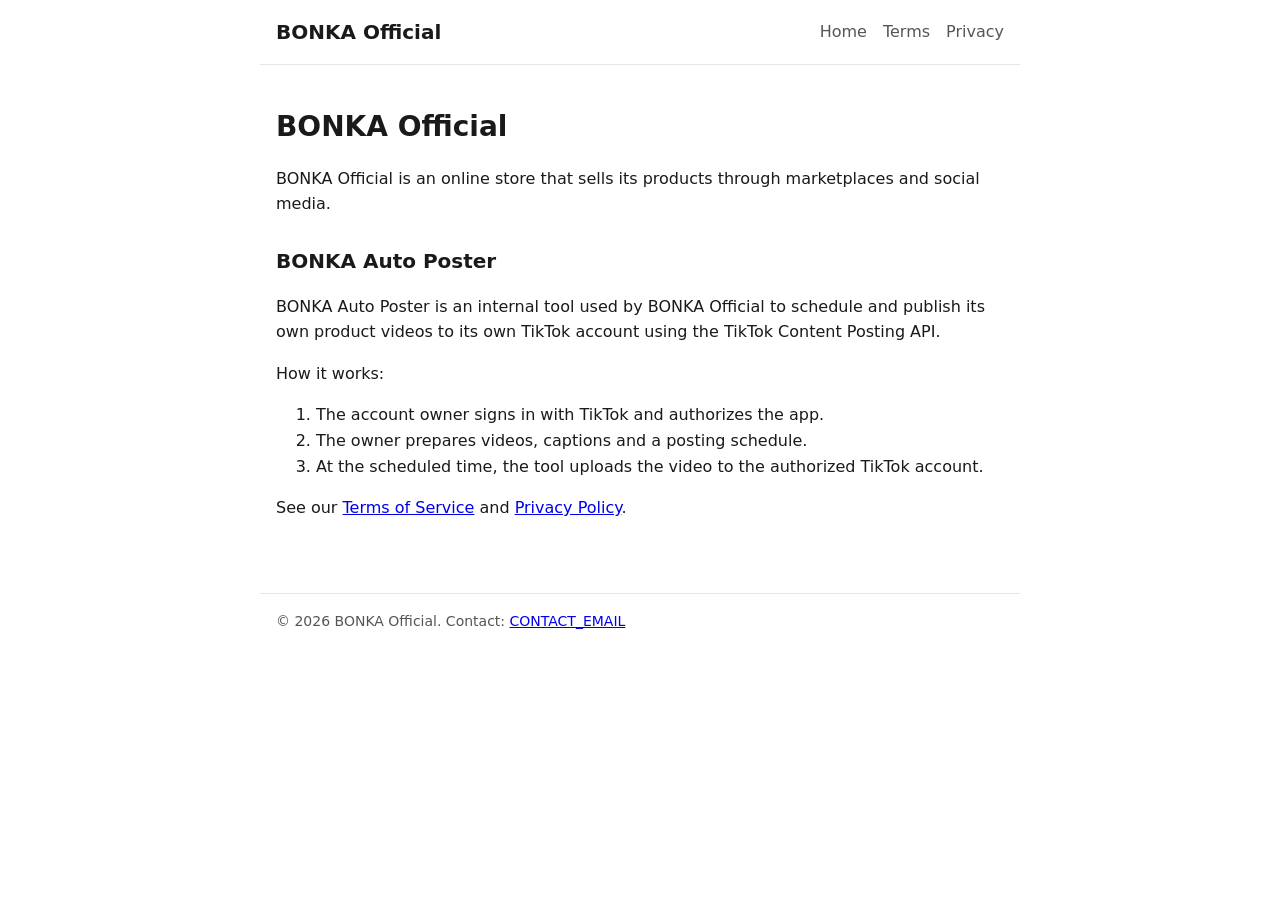
<file: index.html>
<!doctype html>
<html lang="en"><head><meta charset="utf-8"><meta name="viewport" content="width=device-width,initial-scale=1"><title>BONKA Official</title><link rel="stylesheet" href="style.css"></head><body>
<header><a class="brand" href="index.html">BONKA Official</a><nav><a href="index.html">Home</a><a href="terms.html">Terms</a><a href="privacy.html">Privacy</a></nav></header>
<main>
<h1>BONKA Official</h1>
<p>BONKA Official is an online store that sells its products through marketplaces and social media.</p>
<h2>BONKA Auto Poster</h2>
<p>BONKA Auto Poster is an internal tool used by BONKA Official to schedule and publish its own product videos to its own TikTok account using the TikTok Content Posting API.</p>
<p>How it works:</p>
<ol>
<li>The account owner signs in with TikTok and authorizes the app.</li>
<li>The owner prepares videos, captions and a posting schedule.</li>
<li>At the scheduled time, the tool uploads the video to the authorized TikTok account.</li>
</ol>
<p>See our <a href="terms.html">Terms of Service</a> and <a href="privacy.html">Privacy Policy</a>.</p>
</main>
<footer>&copy; 2026 BONKA Official. Contact: <a href="mailto:CONTACT_EMAIL">CONTACT_EMAIL</a></footer></body></html>
</file>
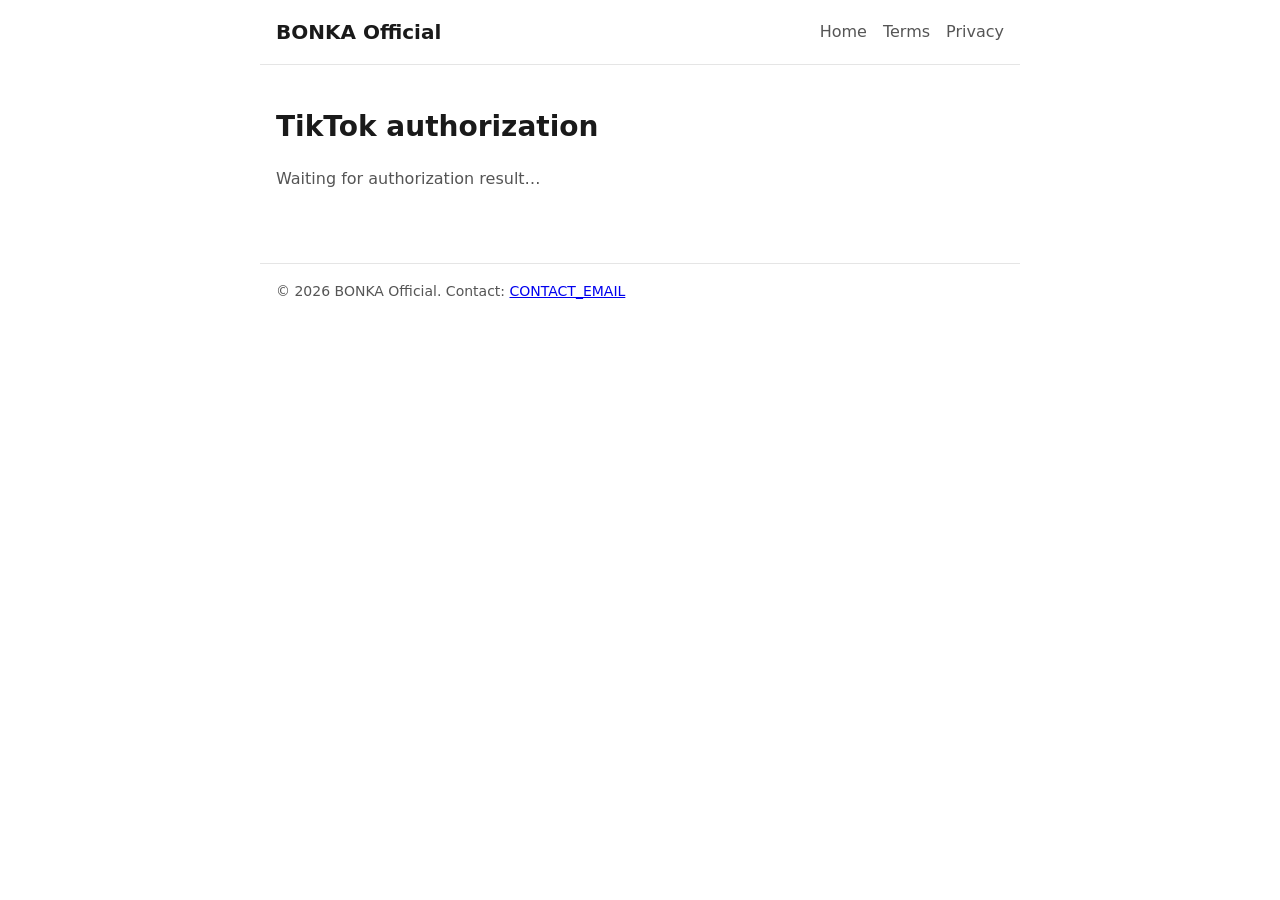
<file: callback.html>
<!doctype html>
<html lang="en"><head><meta charset="utf-8"><meta name="viewport" content="width=device-width,initial-scale=1"><title>Authorization - BONKA Auto Poster</title><link rel="stylesheet" href="style.css"></head><body>
<header><a class="brand" href="index.html">BONKA Official</a><nav><a href="index.html">Home</a><a href="terms.html">Terms</a><a href="privacy.html">Privacy</a></nav></header>
<main>
<h1>TikTok authorization</h1>
<p id="msg" class="muted">Waiting for authorization result…</p>
<div id="box" hidden>
<p>Copy this code and paste it into BONKA Auto Poster. It expires in a few minutes.</p>
<textarea id="code" rows="4" readonly></textarea>
<p><button id="copy">Copy code</button></p>
</div>
</main>
<script>
const p=new URLSearchParams(location.search),msg=document.getElementById('msg');
if(p.get('code')){document.getElementById('box').hidden=false;document.getElementById('code').value=p.get('code');msg.textContent='Authorization successful.';}
else if(p.get('error')){msg.textContent='Authorization failed: '+(p.get('error_description')||p.get('error'));}
document.getElementById('copy').onclick=()=>{const t=document.getElementById('code');t.select();navigator.clipboard?navigator.clipboard.writeText(t.value):document.execCommand('copy');};
</script>
<footer>&copy; 2026 BONKA Official. Contact: <a href="mailto:CONTACT_EMAIL">CONTACT_EMAIL</a></footer></body></html>
</file>
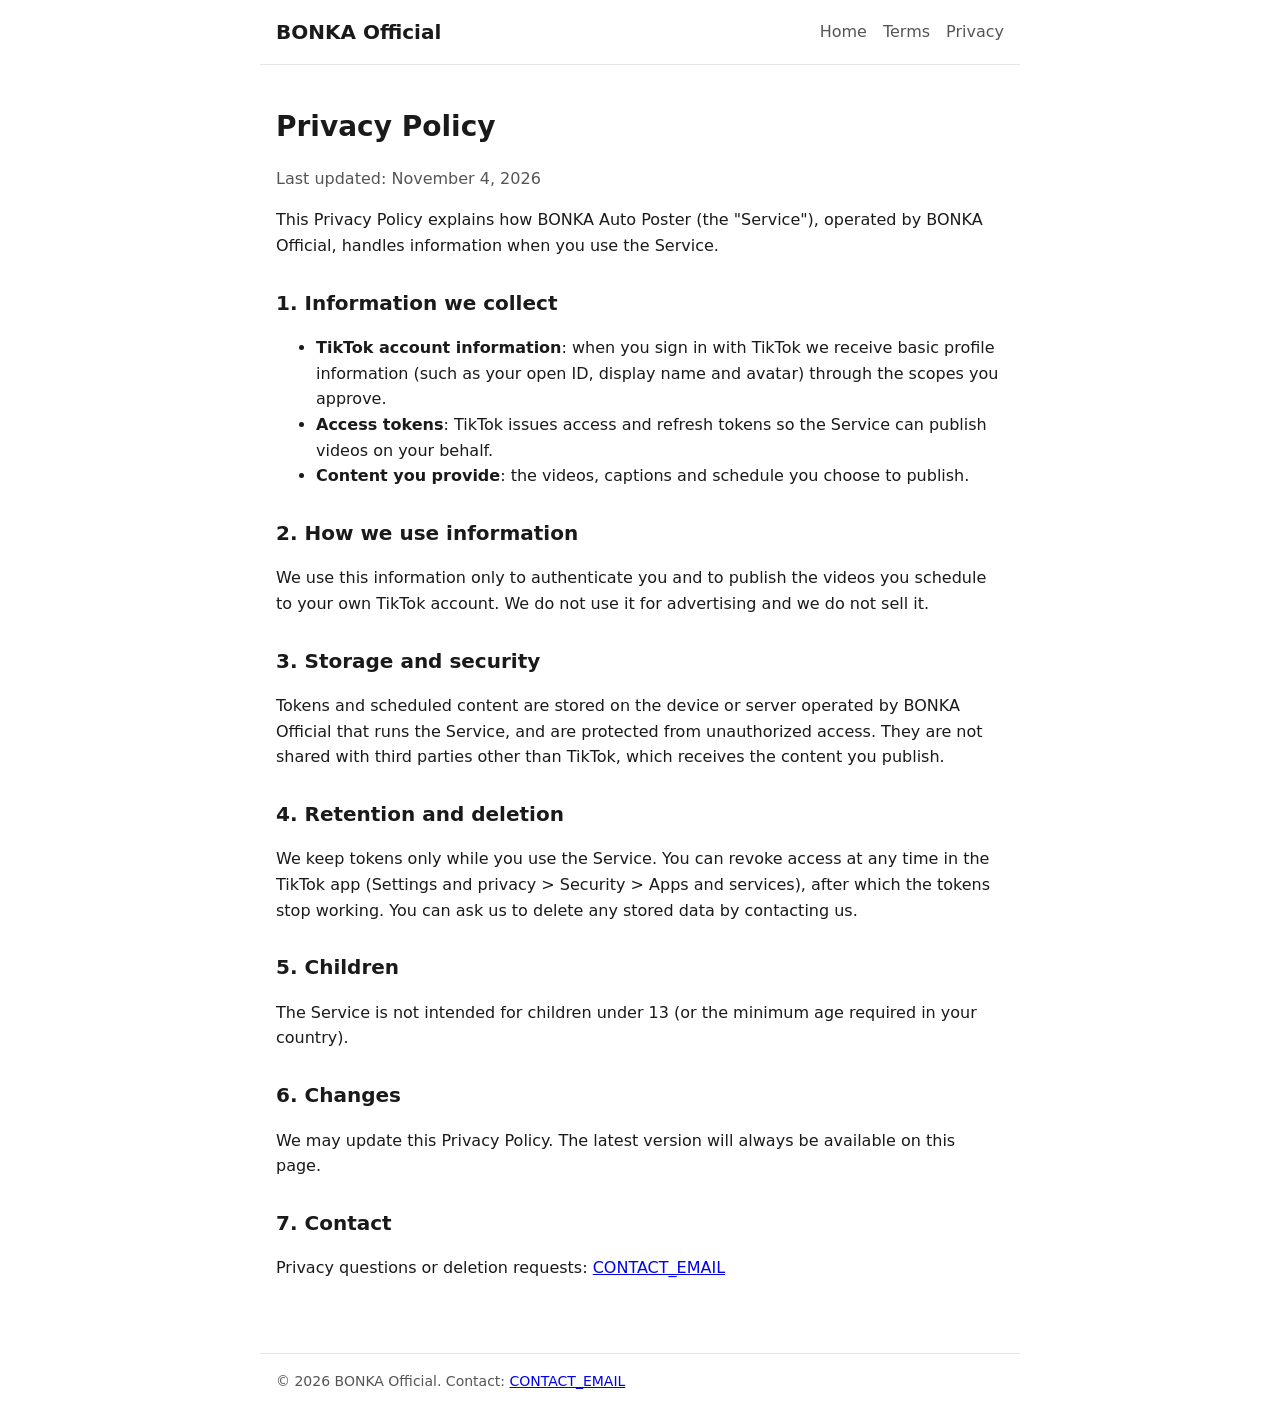
<file: privacy.html>
<!doctype html>
<html lang="en"><head><meta charset="utf-8"><meta name="viewport" content="width=device-width,initial-scale=1"><title>Privacy Policy - BONKA Auto Poster</title><link rel="stylesheet" href="style.css"></head><body>
<header><a class="brand" href="index.html">BONKA Official</a><nav><a href="index.html">Home</a><a href="terms.html">Terms</a><a href="privacy.html">Privacy</a></nav></header>
<main>
<h1>Privacy Policy</h1>
<p class="muted">Last updated: November 4, 2026</p>
<p>This Privacy Policy explains how BONKA Auto Poster (the "Service"), operated by BONKA Official, handles information when you use the Service.</p>
<h2>1. Information we collect</h2>
<ul>
<li><strong>TikTok account information</strong>: when you sign in with TikTok we receive basic profile information (such as your open ID, display name and avatar) through the scopes you approve.</li>
<li><strong>Access tokens</strong>: TikTok issues access and refresh tokens so the Service can publish videos on your behalf.</li>
<li><strong>Content you provide</strong>: the videos, captions and schedule you choose to publish.</li>
</ul>
<h2>2. How we use information</h2>
<p>We use this information only to authenticate you and to publish the videos you schedule to your own TikTok account. We do not use it for advertising and we do not sell it.</p>
<h2>3. Storage and security</h2>
<p>Tokens and scheduled content are stored on the device or server operated by BONKA Official that runs the Service, and are protected from unauthorized access. They are not shared with third parties other than TikTok, which receives the content you publish.</p>
<h2>4. Retention and deletion</h2>
<p>We keep tokens only while you use the Service. You can revoke access at any time in the TikTok app (Settings and privacy &gt; Security &gt; Apps and services), after which the tokens stop working. You can ask us to delete any stored data by contacting us.</p>
<h2>5. Children</h2>
<p>The Service is not intended for children under 13 (or the minimum age required in your country).</p>
<h2>6. Changes</h2>
<p>We may update this Privacy Policy. The latest version will always be available on this page.</p>
<h2>7. Contact</h2>
<p>Privacy questions or deletion requests: <a href="mailto:CONTACT_EMAIL">CONTACT_EMAIL</a></p>
</main>
<footer>&copy; 2026 BONKA Official. Contact: <a href="mailto:CONTACT_EMAIL">CONTACT_EMAIL</a></footer></body></html>
</file>
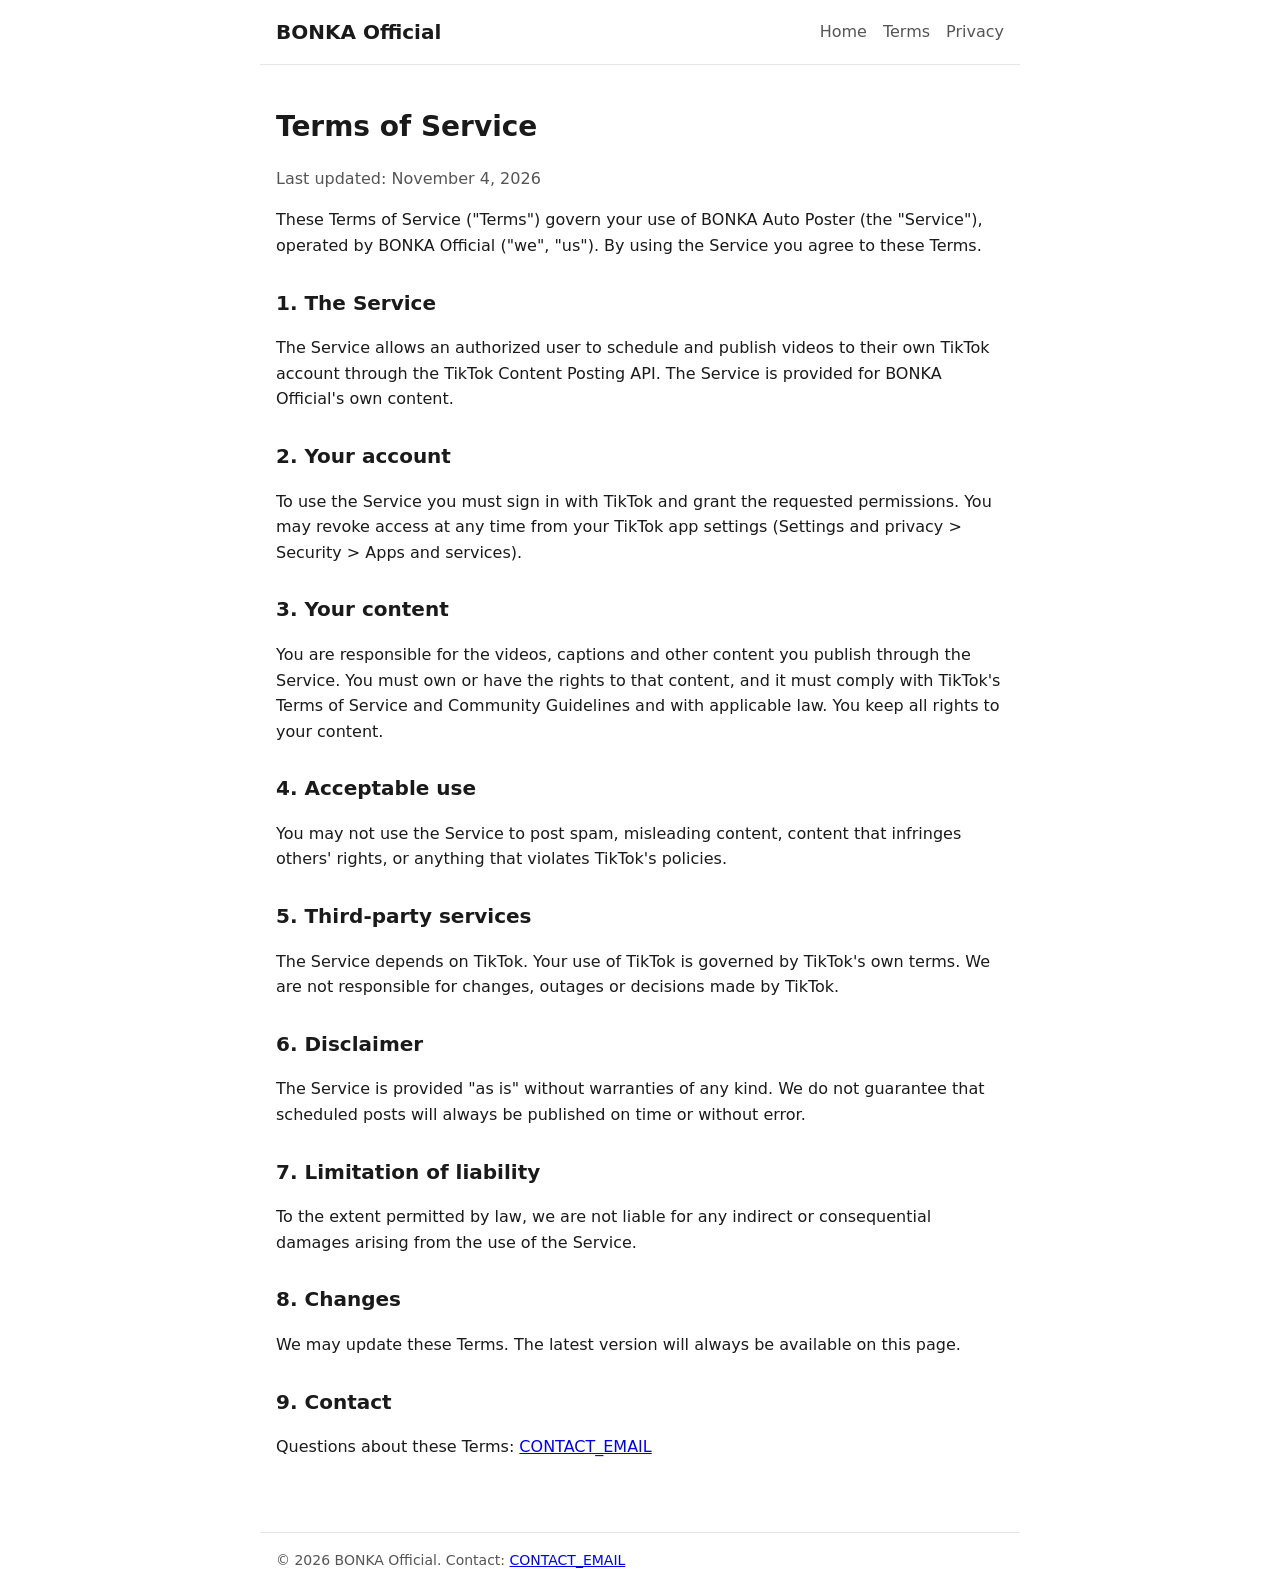
<file: terms.html>
<!doctype html>
<html lang="en"><head><meta charset="utf-8"><meta name="viewport" content="width=device-width,initial-scale=1"><title>Terms of Service - BONKA Auto Poster</title><link rel="stylesheet" href="style.css"></head><body>
<header><a class="brand" href="index.html">BONKA Official</a><nav><a href="index.html">Home</a><a href="terms.html">Terms</a><a href="privacy.html">Privacy</a></nav></header>
<main>
<h1>Terms of Service</h1>
<p class="muted">Last updated: November 4, 2026</p>
<p>These Terms of Service ("Terms") govern your use of BONKA Auto Poster (the "Service"), operated by BONKA Official ("we", "us"). By using the Service you agree to these Terms.</p>
<h2>1. The Service</h2>
<p>The Service allows an authorized user to schedule and publish videos to their own TikTok account through the TikTok Content Posting API. The Service is provided for BONKA Official's own content.</p>
<h2>2. Your account</h2>
<p>To use the Service you must sign in with TikTok and grant the requested permissions. You may revoke access at any time from your TikTok app settings (Settings and privacy &gt; Security &gt; Apps and services).</p>
<h2>3. Your content</h2>
<p>You are responsible for the videos, captions and other content you publish through the Service. You must own or have the rights to that content, and it must comply with TikTok's Terms of Service and Community Guidelines and with applicable law. You keep all rights to your content.</p>
<h2>4. Acceptable use</h2>
<p>You may not use the Service to post spam, misleading content, content that infringes others' rights, or anything that violates TikTok's policies.</p>
<h2>5. Third-party services</h2>
<p>The Service depends on TikTok. Your use of TikTok is governed by TikTok's own terms. We are not responsible for changes, outages or decisions made by TikTok.</p>
<h2>6. Disclaimer</h2>
<p>The Service is provided "as is" without warranties of any kind. We do not guarantee that scheduled posts will always be published on time or without error.</p>
<h2>7. Limitation of liability</h2>
<p>To the extent permitted by law, we are not liable for any indirect or consequential damages arising from the use of the Service.</p>
<h2>8. Changes</h2>
<p>We may update these Terms. The latest version will always be available on this page.</p>
<h2>9. Contact</h2>
<p>Questions about these Terms: <a href="mailto:CONTACT_EMAIL">CONTACT_EMAIL</a></p>
</main>
<footer>&copy; 2026 BONKA Official. Contact: <a href="mailto:CONTACT_EMAIL">CONTACT_EMAIL</a></footer></body></html>
</file>
<file: style.css>
:root{--bg:#fff;--fg:#1a1a1a;--muted:#555;--accent:#e4234f;--line:#e5e5e5}
@media (prefers-color-scheme:dark){:root{--bg:#121212;--fg:#eee;--muted:#aaa;--line:#333}}
*{box-sizing:border-box}
body{margin:0;background:var(--bg);color:var(--fg);font:16px/1.6 system-ui,-apple-system,Segoe UI,Roboto,sans-serif}
header,main,footer{max-width:760px;margin:0 auto;padding:16px}
header{display:flex;justify-content:space-between;align-items:center;border-bottom:1px solid var(--line);flex-wrap:wrap;gap:8px}
header a.brand{font-weight:700;font-size:20px;color:var(--fg);text-decoration:none}
nav a{margin-left:16px;color:var(--muted);text-decoration:none}
nav a:hover{color:var(--accent)}
h1{font-size:28px;margin:24px 0 8px}
h2{font-size:20px;margin-top:28px}
.muted{color:var(--muted)}
footer{border-top:1px solid var(--line);color:var(--muted);font-size:14px;margin-top:40px}
code,textarea{font-family:ui-monospace,Menlo,monospace}
textarea{width:100%;padding:10px;border:1px solid var(--line);border-radius:6px;background:transparent;color:var(--fg)}
button{background:var(--accent);color:#fff;border:0;padding:10px 16px;border-radius:6px;font-size:15px;cursor:pointer}
</file>
